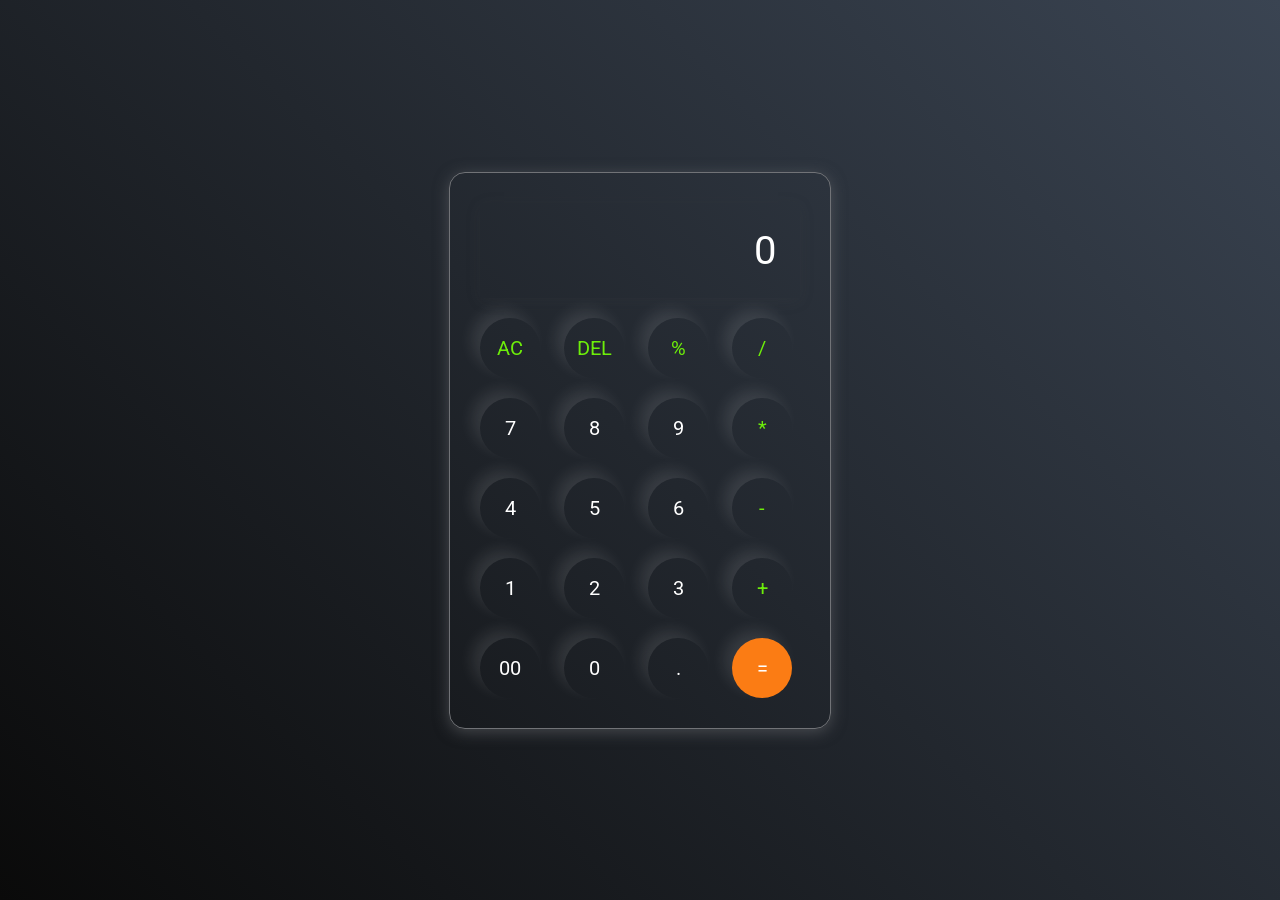
<file: web development_mini project/Calculator.html/index.html>
<!DOCTYPE html>
<html lang="en">
<head>
    <meta charset="UTF-8">
    <meta name="viewport" content="width=device-width, initial-scale=1.0">
    <title>Calculator</title>
    <link rel="stylesheet" href="style.css">
</head>
 
<body>

<div class="calculator">
    <input type="text" placeholder="0" id="inputBox">

    <div>
        <button class="operator">AC</button>
        <button class="operator">DEL</button>
        <button class="operator">%</button>
        <button class="operator">/</button>
    </div>

    <div>
        <button>7</button>
        <button>8</button>
        <button>9</button>
        <button class="operator">*</button>
    </div>

    <div>
        <button>4</button>
        <button>5</button>
        <button>6</button>
        <button class="operator">-</button>
    </div>

    <div>
        <button>1</button>
        <button>2</button>
        <button>3</button>
        <button class="operator">+</button>
    </div>

    <div>
        <button>00</button>
        <button>0</button>
        <button>.</button>
        <button class="equalBtn">=</button>
    </div>

</div>

<script src="script.js"></script>

</body>
</html>
</file>
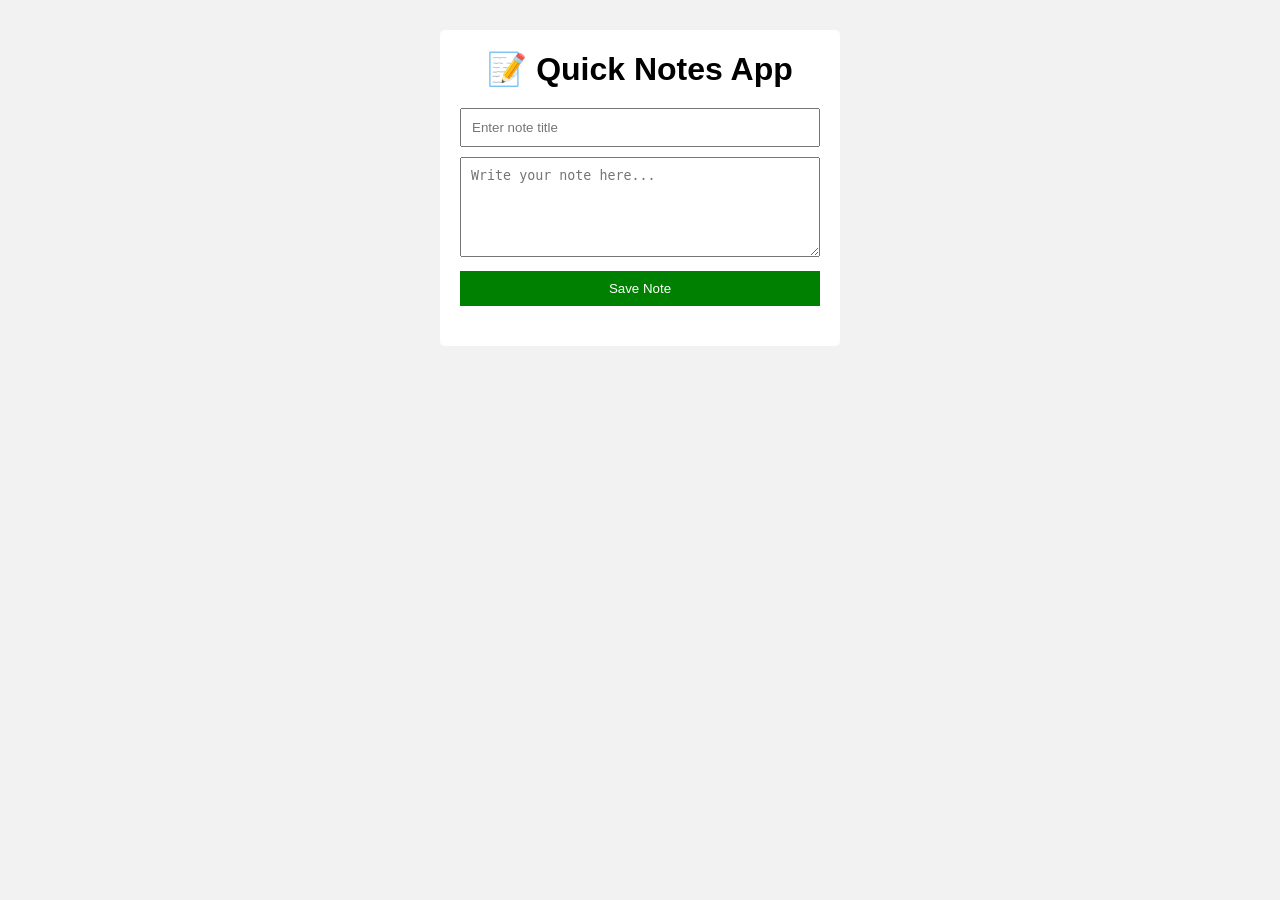
<file: web development_mini project/notes.html/index.html>
<!DOCTYPE html>
<html lang="en">
<head>
    <meta charset="UTF-8">
    <meta name="viewport" content="width=device-width, initial-scale=1.0">
    <title>Quick Notes App</title>
    <link rel="stylesheet" href="style.css">
</head>
<body>

    <div class="container">

        <h1>📝 Quick Notes App</h1>

        <input
            type="text"
            id="noteTitle"
            placeholder="Enter note title"
        >

        <textarea
            id="noteText"
            placeholder="Write your note here..."
        ></textarea>

        <button id="saveBtn">Save Note</button>

        <div id="notesList"></div>

    </div>

    <script src="script.js"></script>

</body>
</html>
</file>
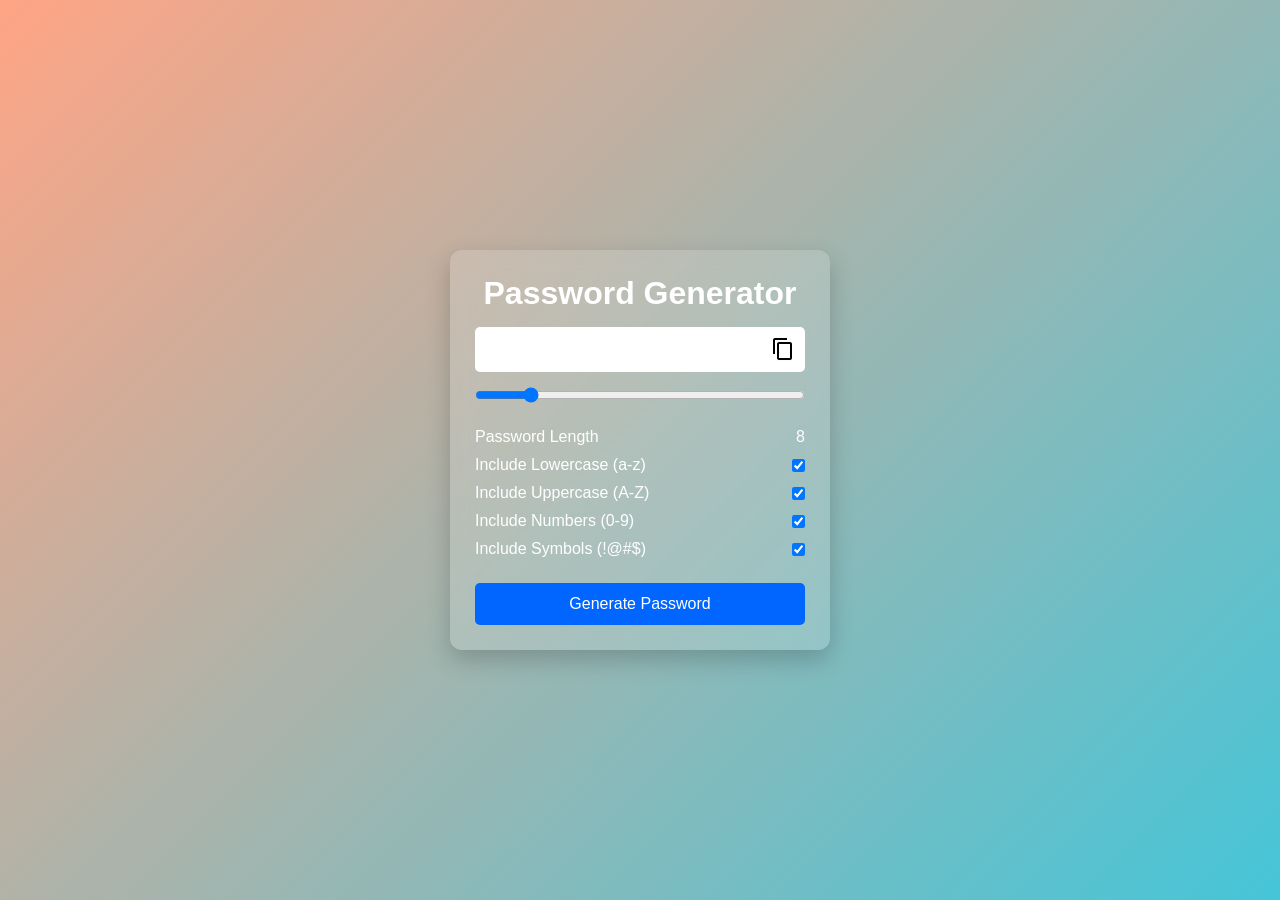
<file: web development_mini project/password Generator.html/index.html>
<!DOCTYPE html>
<html lang="en">
<head>
    <meta charset="UTF-8">
    <meta name="viewport" content="width=device-width, initial-scale=1.0">

    <title>Password Generator</title>

    <link rel="stylesheet" href="style.css">

    <link href="https://fonts.googleapis.com/icon?family=Material+Icons"
          rel="stylesheet">
</head>
<body>

<div class="container">
    <h1>Password Generator</h1>

    <div class="inputBox">
        <input type="text" id="passBox" class="passBox" readonly>
        <span class="material-icons" id="copyIcon">content_copy</span>
    </div>

    <input type="range" min="4" max="30" value="8" id="inputSlider">

    <div class="row">
        <p>Password Length</p>
        <span id="sliderValue">8</span>
    </div>

    <div class="row">
        <label for="lowercase">Include Lowercase (a-z)</label>
        <input type="checkbox" id="lowercase" checked>
    </div>

    <div class="row">
        <label for="uppercase">Include Uppercase (A-Z)</label>
        <input type="checkbox" id="uppercase" checked>
    </div>

    <div class="row">
        <label for="numbers">Include Numbers (0-9)</label>
        <input type="checkbox" id="numbers" checked>
    </div>

    <div class="row">
        <label for="symbols">Include Symbols (!@#$)</label>
        <input type="checkbox" id="symbols" checked>
    </div>

    <button id="genBtn" class="genBtn">
        Generate Password
    </button>
</div>

<script src="script.js"></script>

</body>
</html>
</file>
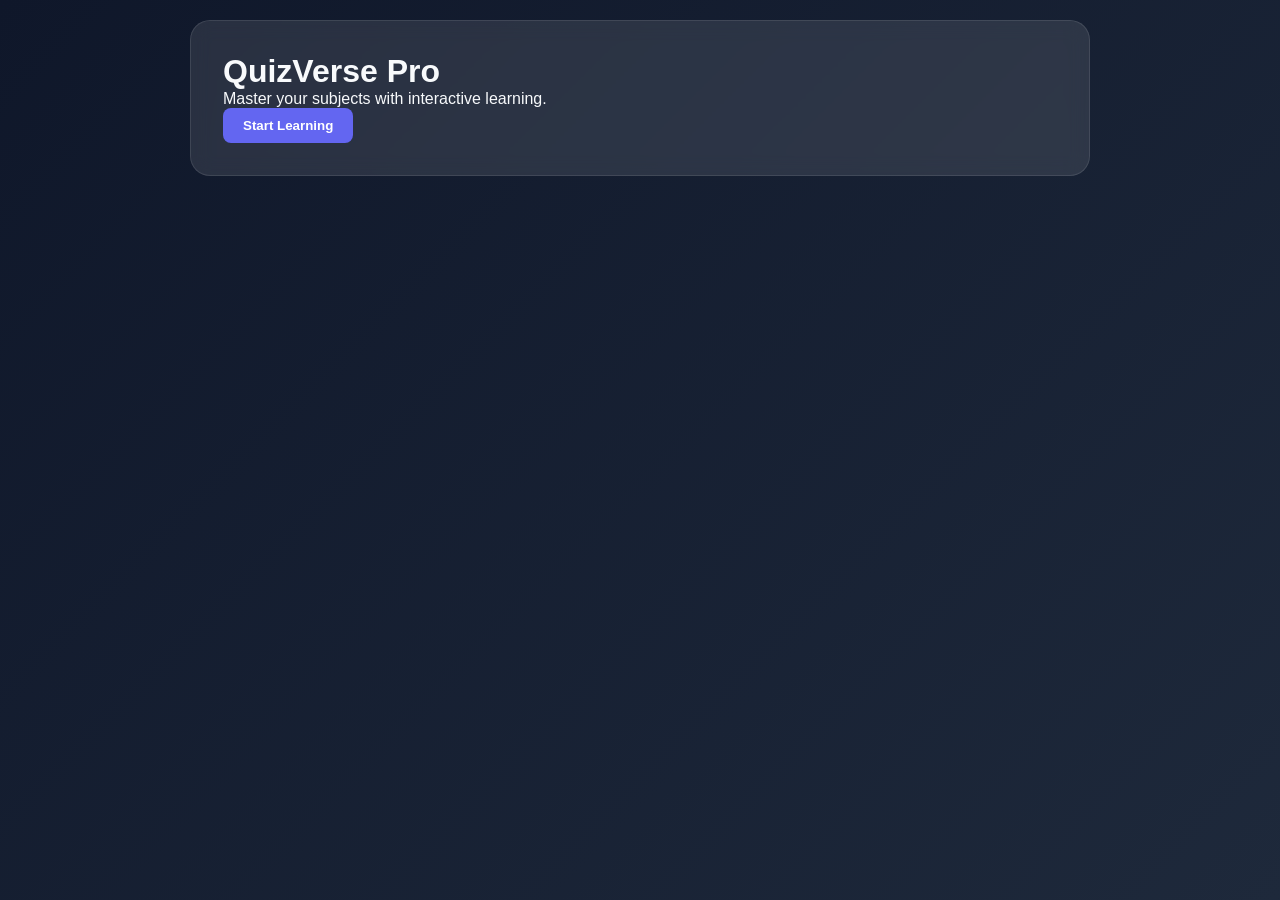
<file: web development_mini project/Quiz App.html/index.html>
<!DOCTYPE html>
<html lang="en">
<head>
    <meta charset="UTF-8">
    <meta name="viewport" content="width=device-width, initial-scale=1.0">
    <title>Tadka QuizVerse| Ultimate Learning Platform</title>
    <link rel="stylesheet" href="style.css">
</head>
<body>

<div class="container">
    <header id="welcome-screen" class="glass-card">
        <h1>QuizVerse Pro</h1>
        <p>Master your subjects with interactive learning.</p>
        <button onclick="app.showSubjects()">Start Learning</button>
    </header>

    <section id="subject-selection" class="hidden">
        <h2>Choose a Subject</h2>
        <div id="subject-grid" class="grid"></div>
    </section>

    <section id="quiz-area" class="hidden glass-card">
        <div id="quiz-header">
            <h3 id="question-text">Question Loading...</h3>
        </div>
        <div id="options-grid" class="grid"></div>
        <div style="margin-top:20px;">
            <button onclick="app.nextQuestion()">Next</button>
        </div>
    </section>
</div>

<script src="script.js"></script>
</body>
</html>
</file>
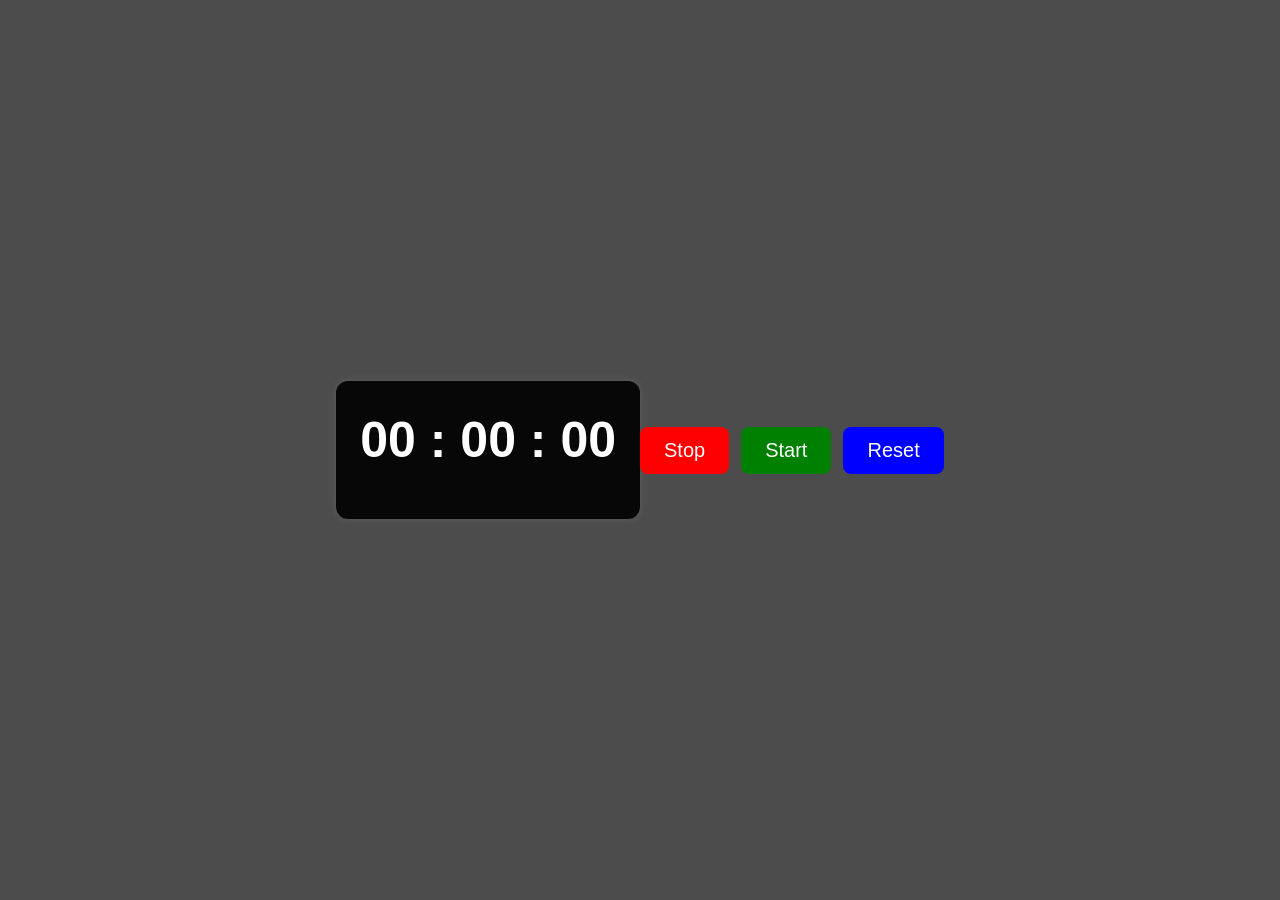
<file: web development_mini project/stopwatch/index.html>
<!DOCTYPE html>
<html lang="en">
<head>
    <meta charset="UTF-8" />
    <meta name="viewport" content="width=device-width, initial-scale=1.0" />
    <title>Stopwatch</title>

    <!-- CSS File -->
    <link rel="stylesheet" href="style.css" />
</head>

<body>

    <div class="stopwatch">
        <div class="timerDisplay">00 : 00 : 00</div>
    </div>

    <div class="buttons">
        <button id="stopBtn" class="btn" style="--clr:red;">
            Stop
        </button>

        <button id="startBtn" class="btn" style="--clr:green;">
            Start
        </button>

        <button id="resetBtn" class="btn" style="--clr:blue;">
            Reset
        </button>
    </div>

    <!-- JavaScript File -->
    <script src="script.js"></script>

</body>
</html>
</file>
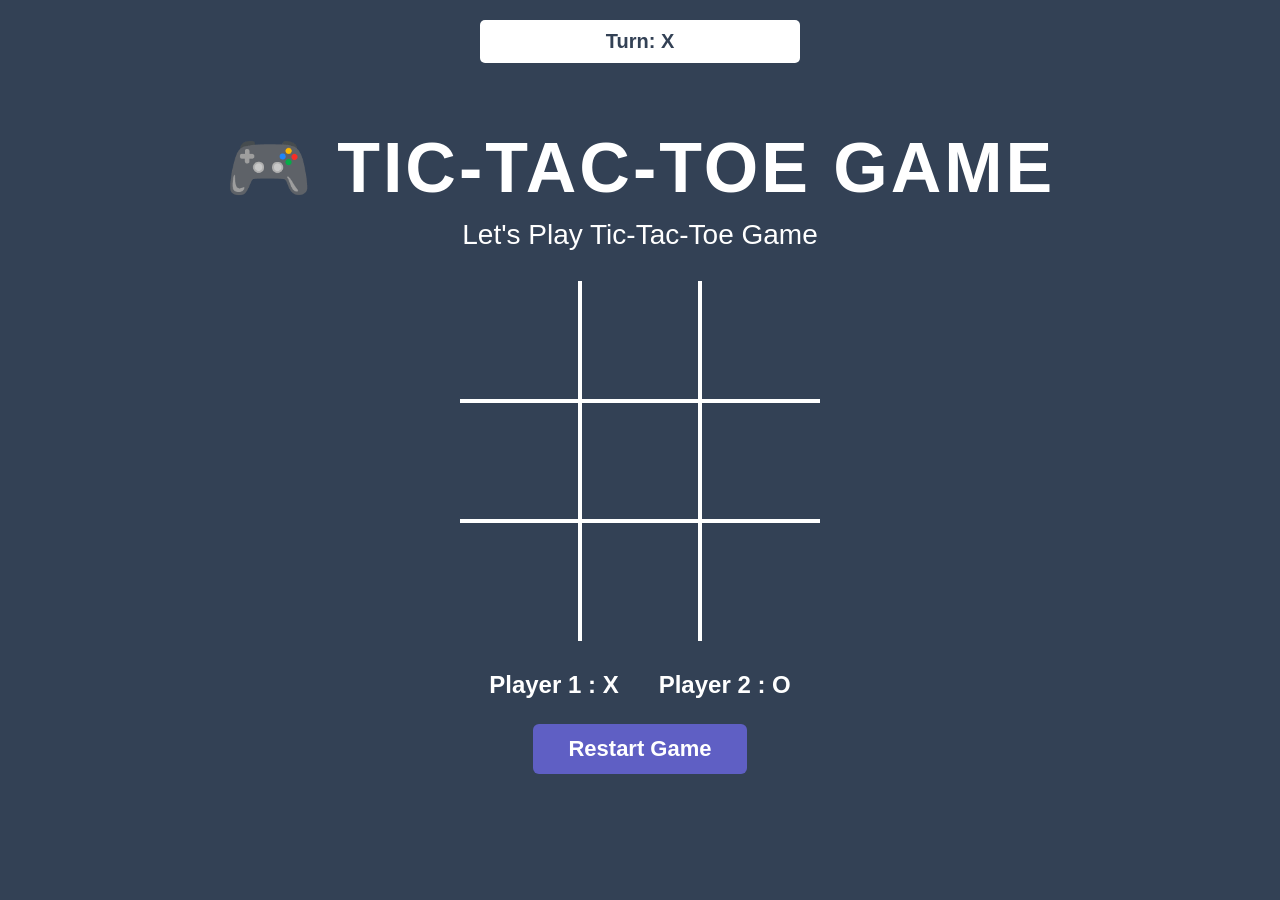
<file: web development_mini project/Tic Tac Toe.html/index.html>
<!DOCTYPE html>
<html lang="en">
<head>
    <meta charset="UTF-8">
    <meta name="viewport" content="width=device-width, initial-scale=1.0">
    <title>Tic-Tac-Toe Game</title>
     <link rel="stylesheet" href="style.css">
</head>
<body>
    
    <div class="container">
        <h1 style="font-size:70px; 
        text-align:center; 
        margin-bottom:10px;">
            🎮 TIC-TAC-TOE GAME
        </h1>
        
        <h2 style="text-align:center; margin-bottom:30px;">
            Let's Play Tic-Tac-Toe Game
        </h2>
        
        <div class="game-board">
            <div class="cell" data-index="0"></div>
            <div class="cell" data-index="1"></div>
            <div class="cell" data-index="2"></div>
            <div class="cell" data-index="3"></div>
            <div class="cell" data-index="4"></div>
            <div class="cell" data-index="5"></div>
            <div class="cell" data-index="6"></div>
            <div class="cell" data-index="7"></div>
            <div class="cell" data-index="8"></div>
        </div>
        
        <div class="game-player">
            <div class="player player1">
                <strong>Player 1 (X)</strong>
            </div>

            <div class="player player2">
                <strong>Player 2 (O)</strong>
            </div>
        </div>

        <button type="button" class="restartBtn">
            Restart Game
        </button>
        
        <div class="alertBox">
            Start the game! Player X's turn.
        </div>
    </div>
    
    <script src="script.js"></script>
</body>
</html>
</file>
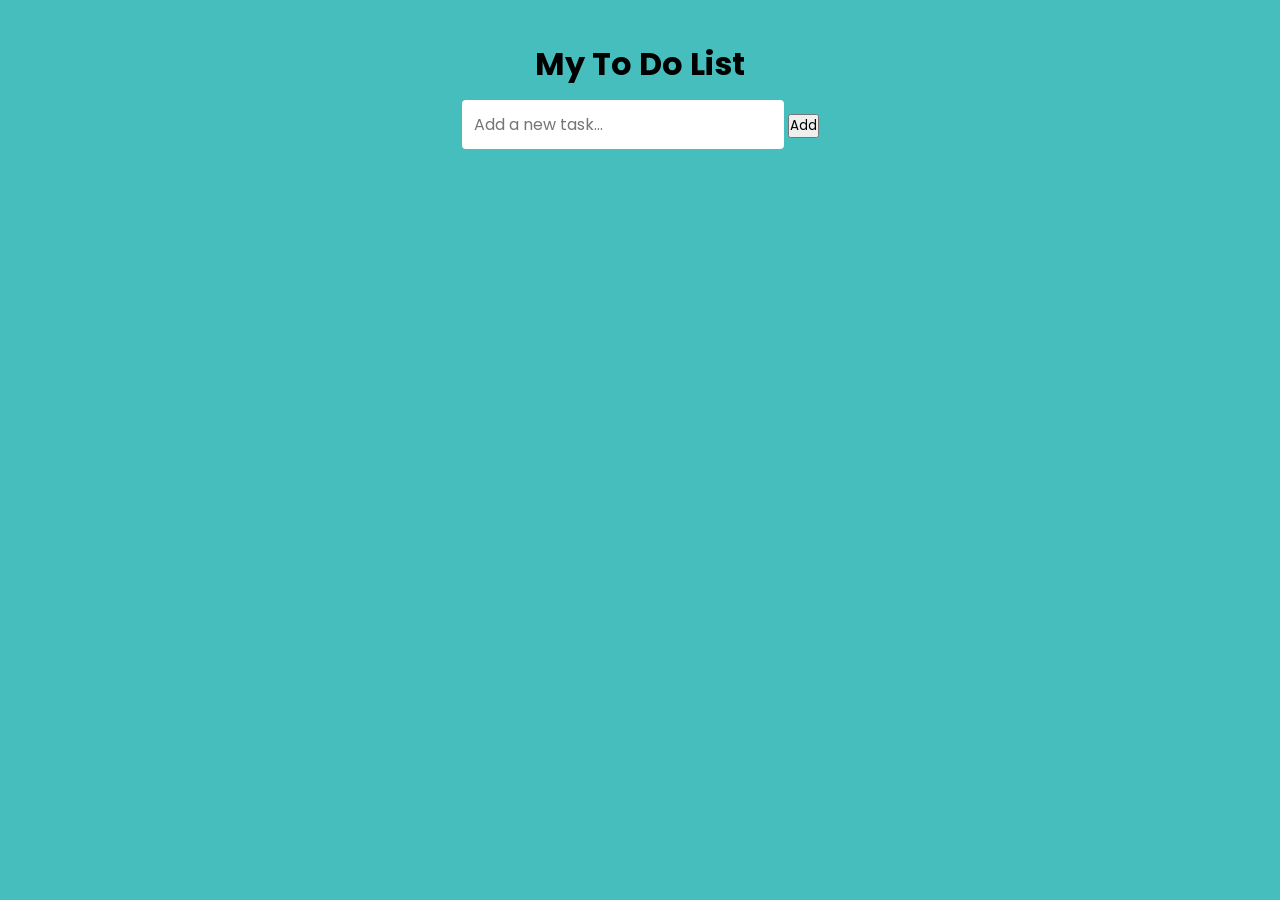
<file: web development_mini project/To-do List.html/index.html>
<!DOCTYPE html>
<html lang="en">
<head>
    <meta charset="UTF-8">
    <meta http-equiv="X-UA-Compatible" content="IE=edge">
    <meta name="viewport" content="width=device-width, initial-scale=1.0">
    <title>To Do List - javaScript projects</title>
    <link rel="stylesheet" href="style.css">
</head>
<body>

<div class="container">

    <div class="input-container">
        <h1>My To Do List</h1>

        <input
            type="text"
            id="inputBox"
            placeholder="Add a new task..."
        >

        <button id="addBtn">Add</button>

    </div>

    <ul id="todoList"></ul>

</div>

<script src="script.js"></script>

</body>
</html>
</file>
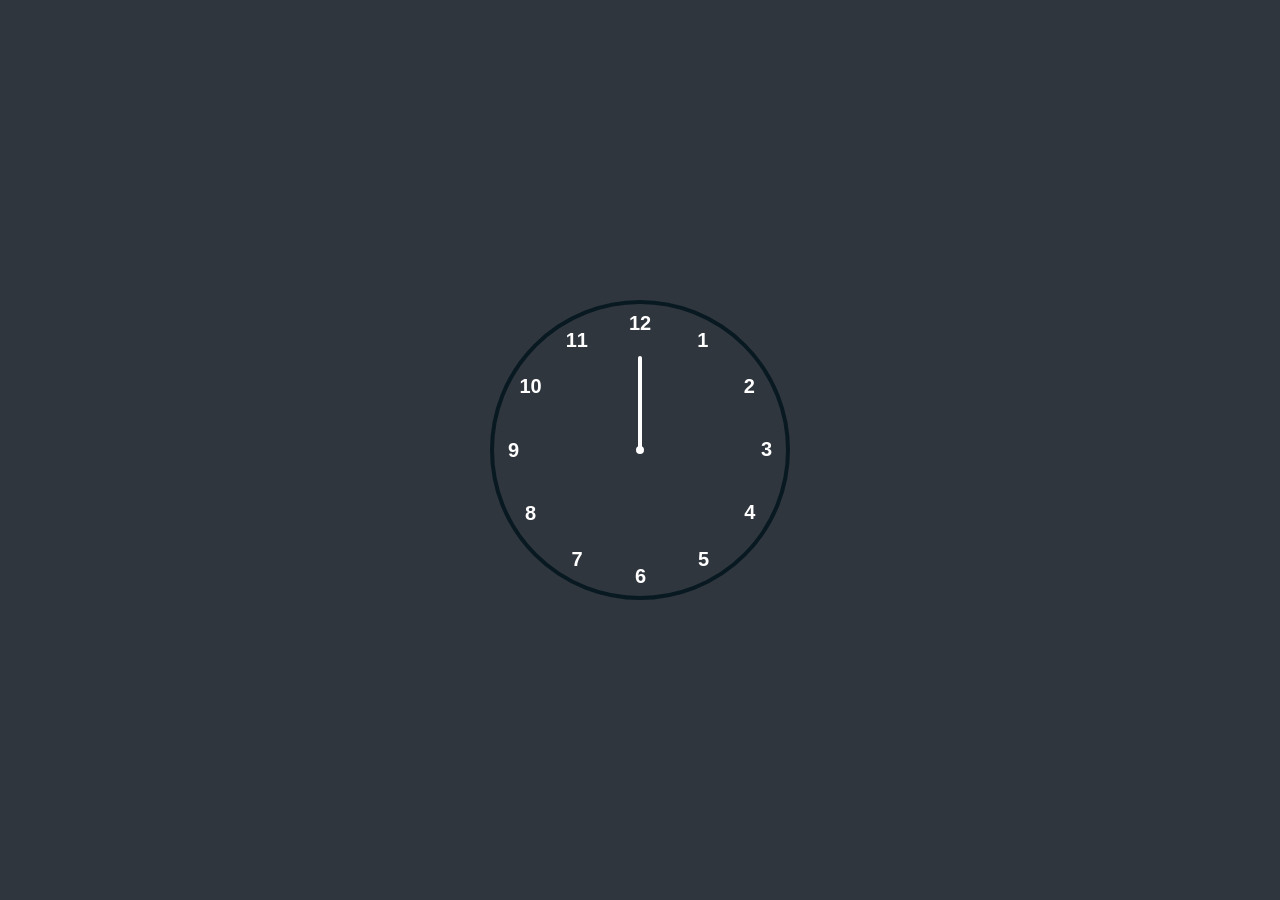
<file: web development_mini project/clock.html/clock.html>
<!DOCTYPE html>
<html lang="en">
<head>
<meta charset="UTF-8">
<meta name="viewport" content="width=device-width, initial-scale=1.0">
<link rel="stylesheet" href="style.css">
<title>Analog Clock</title>
</head>

<body>

<div class="container">
  <div class="clock">

    <div style="--clr:#ff3d58;--h:72px" id="hour" class="hand"><i></i></div>
    <div style="--clr:#00a6ff;--h:84px" id="min" class="hand"><i></i></div>
    <div style="--clr:#ffffff;--h:94px" id="sec" class="hand"><i></i></div>

    <span style="--i:1"><b>1</b></span>
    <span style="--i:2"><b>2</b></span>
    <span style="--i:3"><b>3</b></span>
    <span style="--i:4"><b>4</b></span>
    <span style="--i:5"><b>5</b></span>
    <span style="--i:6"><b>6</b></span>
    <span style="--i:7"><b>7</b></span>
    <span style="--i:8"><b>8</b></span>
    <span style="--i:9"><b>9</b></span>
    <span style="--i:10"><b>10</b></span>
    <span style="--i:11"><b>11</b></span>
    <span style="--i:12"><b>12</b></span>

  </div>
</div>

<script src="script.js"></script>

</body>
</html>
</file>
<file: web development_mini project/Calculator.html/style.css>
@import url('https://fonts.googleapis.com/css2?family=Roboto:ital,wght@0,100..900;1,100..900&display=swap');

*{
   margin: 0;
   padding: 0;
   box-sizing: border-box;
   font-family: 'Roboto', sans-serif;
}

body{
    width: 100%;
    height: 100vh;
    display: flex;
    justify-content: center;
    align-items: center;
    background: linear-gradient(45deg,#0a0a0a,#3a4452);
}

.calculator{
      border: 1px solid #717377;
      padding: 20px;
      border-radius: 16px;
      background: transparent; 
      box-shadow: 0px 3px 15px rgba(113,115,119,0.5);
}

input{
       width: 320px; 
       border:none;
       padding: 24px;
       margin: 10px;
       background: transparent;
       box-shadow: 0px 3px 15px rgba(84,84,84,0.1);
       font-size: 40px;
       text-align: right;
       cursor: pointer;
       color:#ffffff;
}

input::placeholder{
        color: #ffffff;
}

button{
        border: none;
        width: 60px;
        height: 60px;
        margin:10px;
        border-radius: 50%;
        background: transparent;
        color:#ffffff;
        font-size:20px;
        box-shadow:-8px -8px 15px rgba(255,255,255,0.1);
        cursor: pointer;
}

.equalBtn{
        background-color:#fb7c14;
}

.operator{
         color:#6dee0a;
}
</file>
<file: web development_mini project/notes.html/style.css>
*{
    margin: 0;
    padding: 0;
    box-sizing: border-box;
}

body{
    background-color: #f2f2f2;
    font-family: Arial, sans-serif;
}

.container{
    width: 400px;
    margin: 30px auto;
    background-color: white;
    padding: 20px;
    border-radius: 5px;
}

h1{
    text-align: center;
    margin-bottom: 20px;
}

input{
    width: 100%;
    padding: 10px;
    margin-bottom: 10px;
}

textarea{
    width: 100%;
    height: 100px;
    padding: 10px;
    margin-bottom: 10px;
}

button{
    width: 100%;
    padding: 10px;
    background-color: green;
    color: white;
    border: none;
    cursor: pointer;
}

button:hover{
    background-color: darkgreen;
}

#notesList{
    margin-top: 20px;
}

.note{
    background-color: #eeeeee;
    padding: 10px;
    margin-bottom: 10px;
    border-radius: 5px;
}

.note h3{
    margin-bottom: 5px;
}

.note p{
    margin-bottom: 10px;
}

.deleteBtn{
    background-color: red;
    color: white;
    border: none;
    padding: 5px 10px;
    cursor: pointer;
}

.deleteBtn:hover{
    background-color: darkred;
}
</file>
<file: web development_mini project/password Generator.html/style.css>
*{
    margin:0;
    padding:0;
    box-sizing:border-box;
    font-family:Arial, sans-serif;
}

body{
    min-height:100vh;
    display:flex;
    justify-content:center;
    align-items:center;
    background:linear-gradient(135deg,#ffa585,#45c5d8);
}

.container{
    width:380px;
    padding:25px;
    border-radius:12px;
    background:rgba(255,255,255,0.15);
    backdrop-filter:blur(10px);
    color:white;
    box-shadow:0 10px 25px rgba(0,0,0,0.2);
}

h1{
    text-align:center;
    margin-bottom:15px;
}

.inputBox{
    position:relative;
}

.passBox{
    width:100%;
    padding:12px;
    border:none;
    border-radius:5px;
    font-size:18px;
}

#copyIcon{
    position:absolute;
    right:10px;
    top:10px;
    color:black;
    cursor:pointer;
}

#inputSlider{
    width:100%;
    margin:15px 0;
}

.row{
    display:flex;
    justify-content:space-between;
    align-items:center;
    margin:10px 0;
}

.genBtn{
    width:100%;
    margin-top:15px;
    padding:12px;
    border:none;
    border-radius:5px;
    background:#0066ff;
    color:white;
    font-size:16px;
    cursor:pointer;
}

.genBtn:hover{
    background:#004ecc;
}
</file>
<file: web development_mini project/Quiz App.html/style.css>
:root {
    --primary: #6366f1;
    --secondary: #8b5cf6;
    --bg: #0f172a;
    --glass: rgba(255, 255, 255, 0.1);
    --text: #f8fafc;
}

* { box-sizing: border-box; margin: 0; padding: 0; font-family: 'Segoe UI', sans-serif; }

body { 
    background: linear-gradient(135deg, #0f172a, #1e293b); 
    color: var(--text); 
    min-height: 100vh; 
    padding: 20px; 
}

.container { max-width: 900px; margin: auto; }

.glass-card { 
    background: var(--glass); 
    backdrop-filter: blur(10px); 
    padding: 2rem; 
    border-radius: 20px; 
    border: 1px solid rgba(255,255,255,0.1); 
}

.grid { 
    display: grid; 
    grid-template-columns: repeat(auto-fit, minmax(200px, 1fr)); 
    gap: 1rem; 
    margin-top: 2rem; 
}

.subject-card { 
    padding: 1.5rem; 
    background: rgba(255,255,255,0.05); 
    border-radius: 15px; 
    cursor: pointer; 
    transition: 0.3s; 
    text-align: center; 
    border: 1px solid rgba(255,255,255,0.1); 
}

.subject-card:hover { transform: translateY(-5px); background: var(--primary); }

.hidden { display: none; }

button { 
    padding: 10px 20px; 
    border-radius: 8px; 
    border: none; 
    cursor: pointer; 
    background: var(--primary); 
    color: white; 
    font-weight: bold; 
}
</file>
<file: web development_mini project/stopwatch/style.css>
*{
    margin: 0;
    padding: 0;
    box-sizing: border-box;
    font-family: Verdana, Geneva, Tahoma, sans-serif;
}

body{
    background-color: rgba(0, 0, 0, 0.7);
    color: #ffffff;

    display: flex;
    justify-content: center;
    align-items: center;

    min-height: 100vh;
}

.stopwatch{
    background-color: rgba(0, 0, 0, 0.9);
    padding: 30px 24px;
    border-radius: 12px;

    text-align: center;
    box-shadow: 0 0 10px rgba(255,255,255,0.1);
}

.timerDisplay{
    font-size: 50px;
    font-weight: 600;
    margin-bottom: 20px;
}

.buttons{
    display: flex;
    justify-content: center;
    gap: 12px;
    flex-wrap: wrap;
}

.btn{
    font-size: 20px;
    border: none;
    outline: none;

    color: #fff;
    background-color: var(--clr);

    padding: 12px 24px;
    border-radius: 8px;

    cursor: pointer;
    transition: 0.3s ease;
}

.btn:hover{
    opacity: 0.8;
    transform: scale(1.05);
}
</file>
<file: web development_mini project/Tic Tac Toe.html/style.css>
* {
    margin: 0;
    padding: 0;
    box-sizing: border-box;
    font-family: Arial, Helvetica, sans-serif;
}

body {
    background: #334155;
    color: #ffffff;
}

.container {
    width: 100%;
    min-height: 100vh;
    position: relative;
    display: flex;
    flex-direction: column;
    justify-content: center;
    align-items: center;
}

.container h1 {
    font-size: 60px;
    text-align: center;
    margin-bottom: 10px;
    text-transform: uppercase;
    letter-spacing: 3px;
}

.container h2 {
    font-size: 28px;
    font-weight: normal;
    margin-bottom: 35px;
}

.game-board {
    display: grid;
    grid-template-columns: repeat(3, 120px);
}

.cell {
    width: 120px;
    height: 120px;
    border: 2px solid #ffffff;
    display: flex;
    justify-content: center;
    align-items: center;
    font-size: 60px;
    font-weight: bold;
    cursor: pointer;
    transition: 0.3s;
}

.cell:hover {
    background: #475569;
}

/* Remove outer borders */
.cell:nth-child(1),
.cell:nth-child(2),
.cell:nth-child(3) {
    border-top: none;
}

.cell:nth-child(1),
.cell:nth-child(4),
.cell:nth-child(7) {
    border-left: none;
}

.cell:nth-child(3),
.cell:nth-child(6),
.cell:nth-child(9) {
    border-right: none;
}

.cell:nth-child(7),
.cell:nth-child(8),
.cell:nth-child(9) {
    border-bottom: none;
}

/* Disabled Cell */
.cell.disabled {
    pointer-events: none;
    color: #ffffff;
    background: #64748b;
}

.game-player {
    display: flex;
    justify-content: center;
    gap: 40px;
    margin-top: 30px;
}

.player {
    font-size: 24px;
    font-weight: bold;
}

.restartBtn {
    margin-top: 25px;
    padding: 12px 35px;
    border: none;
    border-radius: 6px;
    background: #5f5fc4;
    color: white;
    font-size: 22px;
    font-weight: bold;
    cursor: pointer;
    transition: 0.3s;
}

.restartBtn:hover {
    background: #7272e1;
    transform: scale(1.05);
}

.alertBox {
    position: absolute;
    top: 20px;
    left: 50%;
    transform: translateX(-50%);
    width: 320px;
    padding: 10px;
    background: #ffffff;
    color: #334155;
    text-align: center;
    font-size: 20px;
    font-weight: bold;
    border-radius: 5px;
    display: none;
}

@media (max-width: 550px) {
    .container h1 {
        font-size: 36px;
    }
    .container h2 {
        font-size: 20px;
    }
    .game-board {
        grid-template-columns: repeat(3, 90px);
    }
    .cell {
        width: 90px;
        height: 90px;
        font-size: 45px;
    }
    .game-player {
        gap: 20px;
    }
    .player {
        font-size: 18px;
    }
    .restartBtn {
        font-size: 18px;
        padding: 10px 22px;
    }
    .alertBox {
        width: 90%;
        font-size: 16px;
    }
}
</file>
<file: web development_mini project/To-do List.html/style.css>
@import url('https://fonts.googleapis.com/css2?family=Poppins&display=swap');

* {
    margin: 0;
    padding: 0;
    box-sizing: border-box;
    font-family: 'Poppins', sans-serif;
}

body {
    background-color: rgb(70, 190, 190);
}

.container {
    display: flex;
    flex-direction: column;
    justify-content: center;
    align-items: center;
    margin-top: 20px;
}

.input-container {
    width: 100%;
    max-width: 500px;
    text-align: center;
    padding: 20px;
}

.input-container input {
    border: none;
    outline: none;
    padding: 12px;
    margin-block: 12px;
    border-radius: 4px;
    font-size: 16px;
}

.input-container input[type="text"] {
    width: 70%;
}

.input-container input[type="button"] {
    background-color: #3da33d;
    color: #fff;
    font-weight: 700;
    margin-left: 8px;
    cursor: pointer;
    padding: 12px 24px;
    border-radius: 4px;
}

.input-container input[type="button"]:hover {
    background-color: #2f8a2f;
}

ul {
    width: 100%;
    max-width: 450px;
    padding: 0;
}

ul li {
    list-style-type: none;
    cursor: pointer;
    margin-bottom: 12px;
    border-radius: 8px;
    border: 1px solid #f35e5e;
    padding: 10px 12px;
    background-color: #ffffff;
    display: flex;
    align-items: center;
    justify-content: space-between;
    transition: background-color 0.5s;
}

ul li:hover {
    background-color: #1b1b8b;
}

ul li p {
    flex-grow: 1;
    padding: 2px;
    margin: 0;
}

.btn {
    border: none;
    outline: none;
    font-size: 16px;
    background: transparent;
    font-weight: 600;
    cursor: pointer;
    padding: 8px;
}

.editBtn {
    color: #008000;
}

.deleteBtn {
    color: #ff0000;
}
</file>
<file: web development_mini project/clock.html/style.css>
*{
margin:0;
padding:0;
box-sizing:border-box;
font-family:sans-serif;
}

body{
display:flex;
justify-content:center;
align-items:center;
height:100vh;
background:#2f363e;
}

.container{
position:relative;
}

.clock{
width:300px;
height:300px;
border-radius:50%;
background:#2f363e;
border:4px solid #091921;
display:flex;
justify-content:center;
align-items:center;
}

.clock span{
position:absolute;
transform:rotate(calc(30deg * var(--i)));
inset:12px;
text-align:center;
}

.clock span b{
transform:rotate(calc(-30deg * var(--i)));
display:inline-block;
color:#fff;
font-size:20px;
}

.clock::before{
content:'';
position:absolute;
width:8px;
height:8px;
background:#fff;
border-radius:50%;
z-index:10;
}

.hand{
position:absolute;
display:flex;
justify-content:center;
align-items:flex-end;
}

.hand i{
position:absolute;
width:4px;
height:var(--h);
background:var(--clr);
border-radius:8px;
}
</file>
